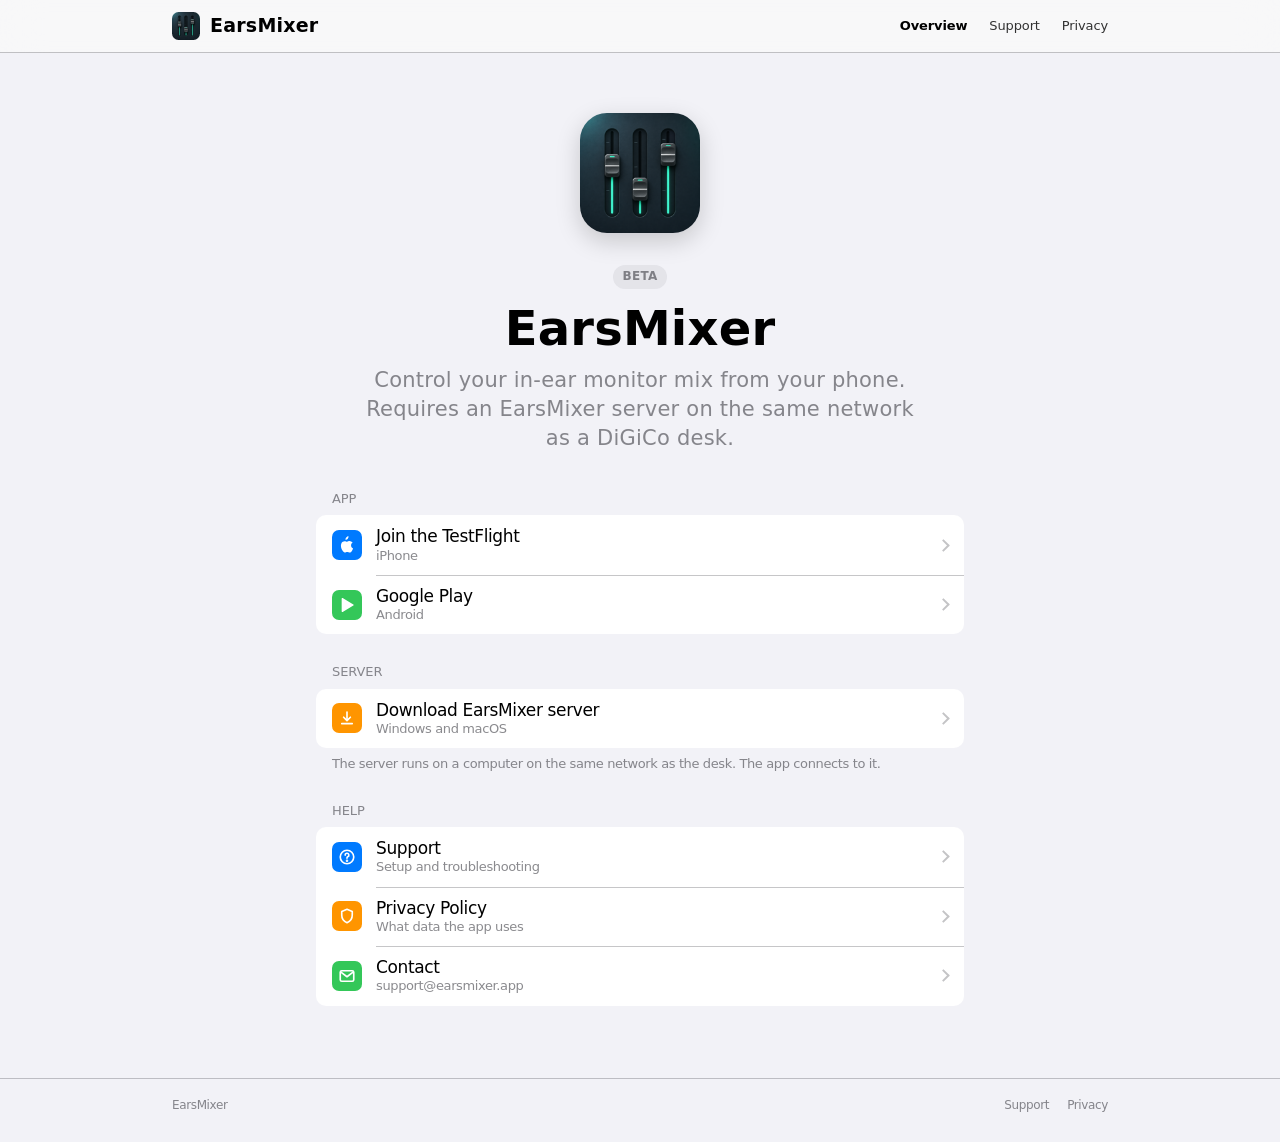
<file: index.html>
<!doctype html>
<html lang="en">
<head>
<meta charset="utf-8">
<meta name="viewport" content="width=device-width, initial-scale=1, viewport-fit=cover">
<meta name="color-scheme" content="light dark">
<meta name="theme-color" content="#f2f2f7" media="(prefers-color-scheme: light)">
<meta name="theme-color" content="#000000" media="(prefers-color-scheme: dark)">
<meta name="description" content="EarsMixer: control your in-ear monitor mix from your phone.">
<title>EarsMixer — Beta</title>
<link rel="icon" href="favicon.png" type="image/png">
<link rel="apple-touch-icon" href="icon.png">
<link rel="stylesheet" href="style.css">
</head>
<body>
<header class="navbar">
  <div class="navbar-inner">
    <a class="brand" href="./"><img src="icon.png" width="28" height="28" alt="">EarsMixer</a>
    <nav aria-label="Main">
      <a href="./" aria-current="page">Overview</a>
      <a href="support.html">Support</a>
      <a href="privacy.html">Privacy</a>
    </nav>
  </div>
</header>

<main>
  <section class="hero">
    <img class="app-icon" src="icon.png" width="120" height="120" alt="EarsMixer app icon">
    <div><span class="badge">Beta</span></div>
    <h1>EarsMixer</h1>
    <p class="lede">Control your in-ear monitor mix from your phone. Requires an EarsMixer server on the same network as a DiGiCo desk.</p>
  </section>

  <p class="list-header">App</p>
  <div class="list with-icons">
    <!-- Replace TESTFLIGHT_JOIN_CODE with the public link code from App Store Connect → TestFlight → Public Link. -->
    <a id="testflight" href="https://testflight.apple.com/join/TESTFLIGHT_JOIN_CODE" rel="noopener">
      <span class="row-icon blue" aria-hidden="true">
        <svg width="18" height="18" viewBox="0 0 24 24" fill="currentColor"><path d="M18.71 19.5c-.83 1.24-1.71 2.45-3.05 2.47-1.34.03-1.77-.79-3.29-.79-1.53 0-2 .77-3.27.82-1.31.05-2.3-1.32-3.14-2.53C4.25 17 2.94 12.45 4.7 9.39c.87-1.52 2.43-2.48 4.12-2.51 1.28-.02 2.5.87 3.29.87.78 0 2.26-1.07 3.81-.91.65.03 2.47.26 3.64 1.98-.09.06-2.17 1.28-2.15 3.81.03 3.02 2.65 4.03 2.68 4.04-.03.07-.42 1.44-1.38 2.83M13 3.5c.73-.83 1.22-1.98 1.08-3.13-1.05.04-2.31.7-3.06 1.58-.66.76-1.23 1.98-1.07 3.14 1.13.09 2.29-.57 3.05-1.59"/></svg>
      </span>
      <span class="row-text">Join the TestFlight<small>iPhone</small></span>
    </a>
    <a href="https://play.google.com/store/apps/details?id=com.joeclack.earsmixerapp" rel="noopener">
      <span class="row-icon green" aria-hidden="true">
        <svg width="16" height="16" viewBox="0 0 24 24" fill="currentColor"><path d="M4 2.5v19a1 1 0 0 0 1.5.86l16-9.5a1 1 0 0 0 0-1.72l-16-9.5A1 1 0 0 0 4 2.5z"/></svg>
      </span>
      <span class="row-text">Google Play<small>Android</small></span>
    </a>
  </div>

  <p class="list-header">Server</p>
  <div class="list with-icons">
    <a href="https://github.com/joeclack/EarsMixer/releases/latest" rel="noopener">
      <span class="row-icon orange" aria-hidden="true">
        <svg width="18" height="18" viewBox="0 0 24 24" fill="none" stroke="currentColor" stroke-width="2.2" stroke-linecap="round" stroke-linejoin="round"><path d="M12 4v11"/><path d="M7.5 11 12 15.5 16.5 11"/><path d="M5 19.5h14"/></svg>
      </span>
      <span class="row-text">Download EarsMixer server<small>Windows and macOS</small></span>
    </a>
  </div>
  <p class="list-footer">The server runs on a computer on the same network as the desk. The app connects to it.</p>

  <p class="list-header">Help</p>
  <div class="list with-icons">
    <a href="support.html">
      <span class="row-icon blue" aria-hidden="true">
        <svg width="18" height="18" viewBox="0 0 24 24" fill="none" stroke="currentColor" stroke-width="2.2" stroke-linecap="round"><circle cx="12" cy="12" r="9"/><path d="M9.5 9.5a2.5 2.5 0 1 1 3.5 2.3c-.6.3-1 .8-1 1.5v.4"/><circle cx="12" cy="17" r=".6" fill="currentColor"/></svg>
      </span>
      <span class="row-text">Support<small>Setup and troubleshooting</small></span>
    </a>
    <a href="privacy.html">
      <span class="row-icon orange" aria-hidden="true">
        <svg width="18" height="18" viewBox="0 0 24 24" fill="none" stroke="currentColor" stroke-width="2.2" stroke-linejoin="round"><path d="M12 3l7 3v5c0 4.5-3 8.3-7 10-4-1.7-7-5.5-7-10V6z"/></svg>
      </span>
      <span class="row-text">Privacy Policy<small>What data the app uses</small></span>
    </a>
    <a href="mailto:support@earsmixer.app">
      <span class="row-icon green" aria-hidden="true">
        <svg width="18" height="18" viewBox="0 0 24 24" fill="none" stroke="currentColor" stroke-width="2.2" stroke-linejoin="round"><rect x="3" y="5" width="18" height="14" rx="2"/><path d="M3.5 6.5 12 13l8.5-6.5"/></svg>
      </span>
      <span class="row-text">Contact<small>support@earsmixer.app</small></span>
    </a>
  </div>
</main>

<footer>
  <div class="footer-inner">
    <span>EarsMixer</span>
    <nav aria-label="Footer">
      <a href="support.html">Support</a>
      <a href="privacy.html">Privacy</a>
    </nav>
  </div>
</footer>
</body>
</html>
</file>
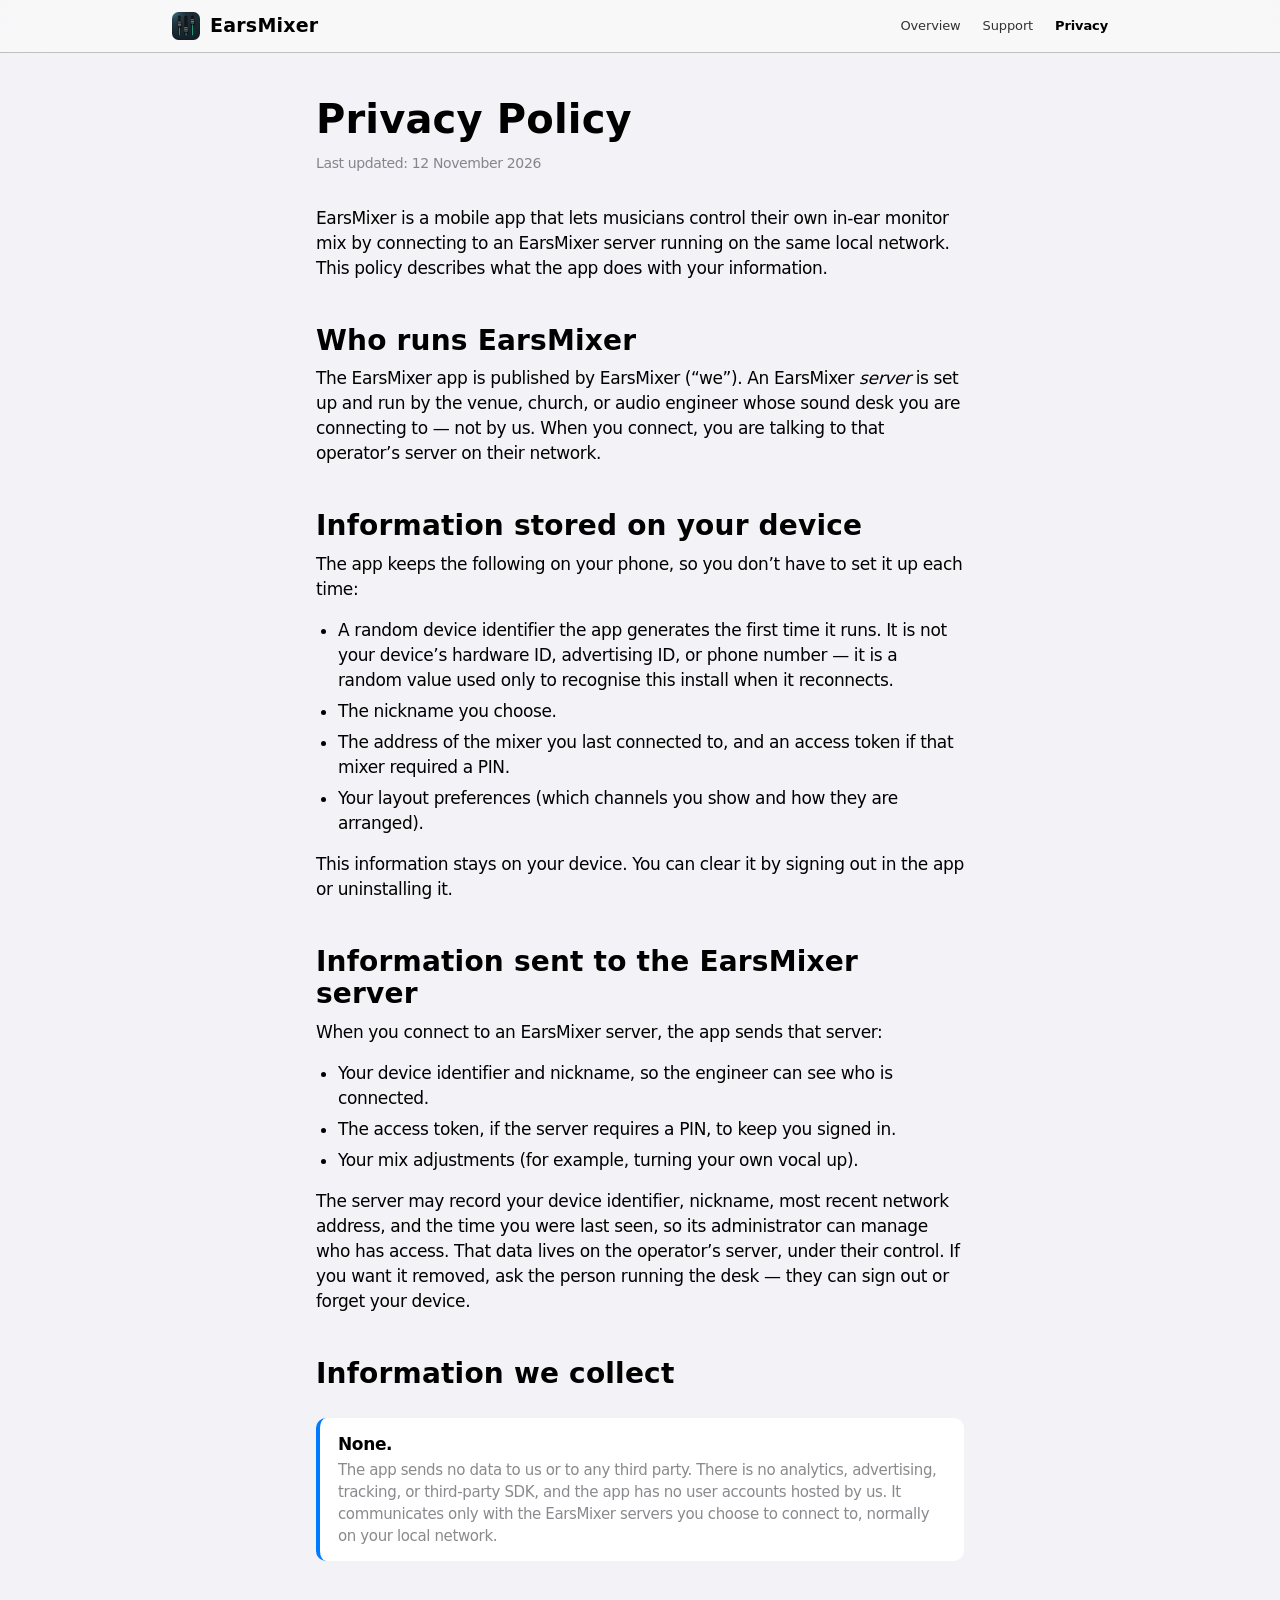
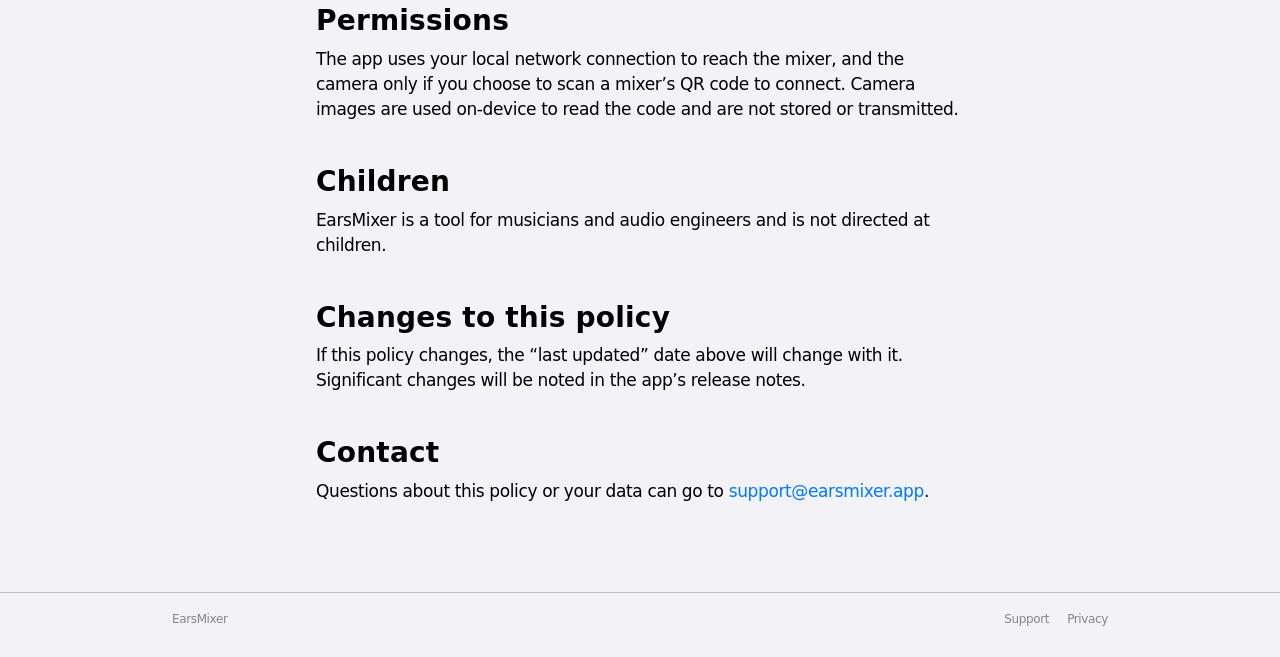
<file: privacy.html>
<!doctype html>
<html lang="en">
<head>
<meta charset="utf-8">
<meta name="viewport" content="width=device-width, initial-scale=1, viewport-fit=cover">
<meta name="color-scheme" content="light dark">
<meta name="theme-color" content="#f2f2f7" media="(prefers-color-scheme: light)">
<meta name="theme-color" content="#000000" media="(prefers-color-scheme: dark)">
<title>EarsMixer — Privacy Policy</title>
<link rel="icon" href="favicon.png" type="image/png">
<link rel="apple-touch-icon" href="icon.png">
<link rel="stylesheet" href="style.css">
</head>
<body>
<header class="navbar">
  <div class="navbar-inner">
    <a class="brand" href="./"><img src="icon.png" width="28" height="28" alt="">EarsMixer</a>
    <nav aria-label="Main">
      <a href="./">Overview</a>
      <a href="support.html">Support</a>
      <a href="privacy.html" aria-current="page">Privacy</a>
    </nav>
  </div>
</header>

<main>
  <h1>Privacy Policy</h1>
  <p class="meta">Last updated: 12 November 2026</p>

  <p>EarsMixer is a mobile app that lets musicians control their own in-ear monitor mix by connecting to an EarsMixer server running on the same local network. This policy describes what the app does with your information.</p>

  <h2>Who runs EarsMixer</h2>
  <p>The EarsMixer app is published by EarsMixer (“we”). An EarsMixer <em>server</em> is set up and run by the venue, church, or audio engineer whose sound desk you are connecting to — not by us. When you connect, you are talking to that operator’s server on their network.</p>

  <h2>Information stored on your device</h2>
  <p>The app keeps the following on your phone, so you don’t have to set it up each time:</p>
  <ul class="bullets">
    <li>A random device identifier the app generates the first time it runs. It is not your device’s hardware ID, advertising ID, or phone number — it is a random value used only to recognise this install when it reconnects.</li>
    <li>The nickname you choose.</li>
    <li>The address of the mixer you last connected to, and an access token if that mixer required a PIN.</li>
    <li>Your layout preferences (which channels you show and how they are arranged).</li>
  </ul>
  <p>This information stays on your device. You can clear it by signing out in the app or uninstalling it.</p>

  <h2>Information sent to the EarsMixer server</h2>
  <p>When you connect to an EarsMixer server, the app sends that server:</p>
  <ul class="bullets">
    <li>Your device identifier and nickname, so the engineer can see who is connected.</li>
    <li>The access token, if the server requires a PIN, to keep you signed in.</li>
    <li>Your mix adjustments (for example, turning your own vocal up).</li>
  </ul>
  <p>The server may record your device identifier, nickname, most recent network address, and the time you were last seen, so its administrator can manage who has access. That data lives on the operator’s server, under their control. If you want it removed, ask the person running the desk — they can sign out or forget your device.</p>

  <h2>Information we collect</h2>
  <div class="callout"><strong>None.</strong><p>The app sends no data to us or to any third party. There is no analytics, advertising, tracking, or third-party SDK, and the app has no user accounts hosted by us. It communicates only with the EarsMixer servers you choose to connect to, normally on your local network.</p></div>

  <h2>Permissions</h2>
  <p>The app uses your local network connection to reach the mixer, and the camera only if you choose to scan a mixer’s QR code to connect. Camera images are used on-device to read the code and are not stored or transmitted.</p>

  <h2>Children</h2>
  <p>EarsMixer is a tool for musicians and audio engineers and is not directed at children.</p>

  <h2>Changes to this policy</h2>
  <p>If this policy changes, the “last updated” date above will change with it. Significant changes will be noted in the app’s release notes.</p>

  <h2>Contact</h2>
  <p>Questions about this policy or your data can go to <a href="mailto:support@earsmixer.app">support@earsmixer.app</a>.</p>
</main>

<footer>
  <div class="footer-inner">
    <span>EarsMixer</span>
    <nav aria-label="Footer">
      <a href="support.html">Support</a>
      <a href="privacy.html">Privacy</a>
    </nav>
  </div>
</footer>
</body>
</html>
</file>
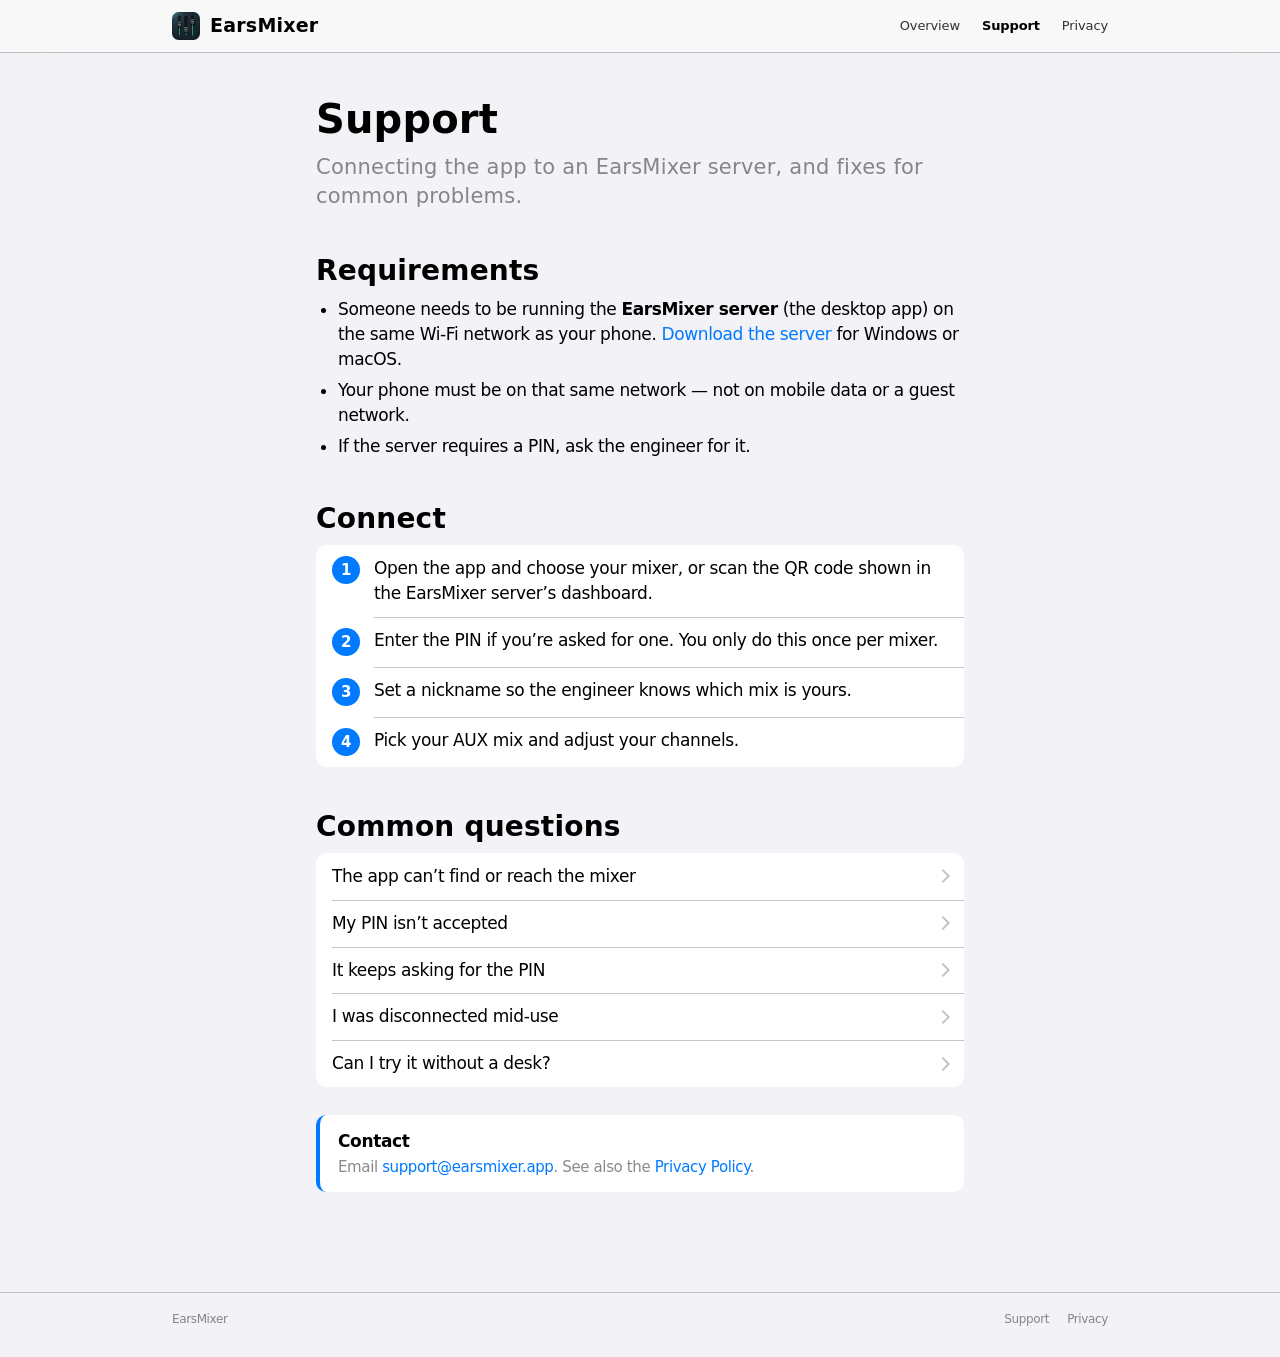
<file: support.html>
<!doctype html>
<html lang="en">
<head>
<meta charset="utf-8">
<meta name="viewport" content="width=device-width, initial-scale=1, viewport-fit=cover">
<meta name="color-scheme" content="light dark">
<meta name="theme-color" content="#f2f2f7" media="(prefers-color-scheme: light)">
<meta name="theme-color" content="#000000" media="(prefers-color-scheme: dark)">
<title>EarsMixer — Support</title>
<link rel="icon" href="favicon.png" type="image/png">
<link rel="apple-touch-icon" href="icon.png">
<link rel="stylesheet" href="style.css">
</head>
<body>
<header class="navbar">
  <div class="navbar-inner">
    <a class="brand" href="./"><img src="icon.png" width="28" height="28" alt="">EarsMixer</a>
    <nav aria-label="Main">
      <a href="./">Overview</a>
      <a href="support.html" aria-current="page">Support</a>
      <a href="privacy.html">Privacy</a>
    </nav>
  </div>
</header>

<main>
  <h1>Support</h1>
  <p class="lede">Connecting the app to an EarsMixer server, and fixes for common problems.</p>

  <h2>Requirements</h2>
  <ul class="bullets">
    <li>Someone needs to be running the <strong>EarsMixer server</strong> (the desktop app) on the same Wi‑Fi network as your phone. <a href="https://github.com/joeclack/EarsMixer/releases/latest" rel="noopener">Download the server</a> for Windows or macOS.</li>
    <li>Your phone must be on that same network — not on mobile data or a guest network.</li>
    <li>If the server requires a PIN, ask the engineer for it.</li>
  </ul>

  <h2>Connect</h2>
  <ol class="list steps">
    <li><span>Open the app and choose your mixer, or scan the QR code shown in the EarsMixer server’s dashboard.</span></li>
    <li><span>Enter the PIN if you’re asked for one. You only do this once per mixer.</span></li>
    <li><span>Set a nickname so the engineer knows which mix is yours.</span></li>
    <li><span>Pick your AUX mix and adjust your channels.</span></li>
  </ol>

  <h2>Common questions</h2>
  <div class="list">
    <details>
      <summary>The app can’t find or reach the mixer</summary>
      <p>Check that your phone and the server are on the same network, that the server is running, and that the address is correct. A firewall on the server’s computer can also block the connection.</p>
    </details>
    <details>
      <summary>My PIN isn’t accepted</summary>
      <p>The engineer may have changed it or signed devices out. Ask them for the current PIN and try again.</p>
    </details>
    <details>
      <summary>It keeps asking for the PIN</summary>
      <p>If the server’s PIN was changed, every device has to enter the new one. Enter it once more and you’ll stay signed in until it changes again.</p>
    </details>
    <details>
      <summary>I was disconnected mid-use</summary>
      <p>Brief network drops reconnect on their own. If it stays disconnected, reopen the app and check you’re still on the right network.</p>
    </details>
    <details>
      <summary>Can I try it without a desk?</summary>
      <p>Yes. The app has a demo mode that works without a server.</p>
    </details>
  </div>

  <div class="callout">
    <strong>Contact</strong>
    <p>Email <a href="mailto:support@earsmixer.app">support@earsmixer.app</a>. See also the <a href="privacy.html">Privacy Policy</a>.</p>
  </div>
</main>

<footer>
  <div class="footer-inner">
    <span>EarsMixer</span>
    <nav aria-label="Footer">
      <a href="support.html">Support</a>
      <a href="privacy.html">Privacy</a>
    </nav>
  </div>
</footer>
</body>
</html>
</file>
<file: style.css>
/* EarsMixer site — styled after Apple's iOS documentation and support pages.
   iOS system colours, SF type scale, grouped inset lists, translucent nav bar.
   Follows the reader's light/dark setting. */

:root {
  color-scheme: light dark;

  /* iOS system colours (light) */
  --blue: #007aff;
  --green: #34c759;
  --orange: #ff9500;
  --label: #000000;
  --label-2: rgba(60, 60, 67, 0.6);
  --label-3: rgba(60, 60, 67, 0.3);
  --separator: rgba(60, 60, 67, 0.29);
  --bg: #ffffff;
  --grouped-bg: #f2f2f7;
  --cell: #ffffff;
  --fill: rgba(120, 120, 128, 0.12);
  --bar: rgba(249, 249, 249, 0.8);

  --font: -apple-system, BlinkMacSystemFont, "SF Pro Text", "SF Pro", "Helvetica Neue", "Segoe UI", system-ui, sans-serif;
  --font-display: -apple-system, BlinkMacSystemFont, "SF Pro Display", "SF Pro", "Helvetica Neue", "Segoe UI", system-ui, sans-serif;
  --radius: 10px;
}

@media (prefers-color-scheme: dark) {
  :root {
    --blue: #0a84ff;
    --green: #30d158;
    --orange: #ff9f0a;
    --label: #ffffff;
    --label-2: rgba(235, 235, 245, 0.6);
    --label-3: rgba(235, 235, 245, 0.3);
    --separator: rgba(84, 84, 88, 0.6);
    --bg: #000000;
    --grouped-bg: #000000;
    --cell: #1c1c1e;
    --fill: rgba(118, 118, 128, 0.24);
    --bar: rgba(29, 29, 31, 0.72);
  }
}

* { box-sizing: border-box; }

html {
  -webkit-text-size-adjust: 100%;
  -webkit-font-smoothing: antialiased;
}

body {
  margin: 0;
  background: var(--grouped-bg);
  color: var(--label);
  font: 17px/1.47 var(--font);
  letter-spacing: -0.022em;
}

a { color: var(--blue); text-decoration: none; }
a:hover { text-decoration: underline; }

/* ---------- Navigation bar ---------- */

.navbar {
  position: sticky;
  top: 0;
  z-index: 10;
  background: var(--bar);
  -webkit-backdrop-filter: saturate(180%) blur(20px);
  backdrop-filter: saturate(180%) blur(20px);
  border-bottom: 0.5px solid var(--separator);
}
.navbar-inner {
  max-width: 980px;
  margin: 0 auto;
  height: 52px;
  padding: 0 22px;
  display: flex;
  align-items: center;
  justify-content: space-between;
  gap: 16px;
}
.navbar .brand {
  display: flex;
  align-items: center;
  gap: 10px;
  color: var(--label);
  font-size: 19px;
  font-weight: 600;
  letter-spacing: 0.012em;
}
.navbar .brand:hover { text-decoration: none; }
.navbar .brand img {
  width: 28px;
  height: 28px;
  border-radius: 6.5px; /* iOS icon corner ratio */
}
.navbar nav { display: flex; gap: 22px; }
.navbar nav a {
  color: var(--label);
  font-size: 13px;
  opacity: 0.8;
  letter-spacing: -0.01em;
}
.navbar nav a:hover { opacity: 1; text-decoration: none; }
.navbar nav a[aria-current="page"] { opacity: 1; font-weight: 600; }

/* ---------- Page layout ---------- */

main {
  max-width: 692px;
  margin: 0 auto;
  padding: 44px 22px 72px;
}

.eyebrow {
  margin: 0 0 6px;
  color: var(--label-2);
  font-size: 17px;
  font-weight: 600;
}

h1 {
  margin: 0 0 12px;
  font-family: var(--font-display);
  font-size: 40px;
  line-height: 1.1;
  font-weight: 700;
  letter-spacing: 0.004em;
}

.lede {
  margin: 0 0 36px;
  color: var(--label-2);
  font-size: 21px;
  line-height: 1.38;
  letter-spacing: 0.011em;
}

h2 {
  margin: 44px 0 10px;
  font-family: var(--font-display);
  font-size: 28px;
  line-height: 1.14;
  font-weight: 700;
  letter-spacing: 0.007em;
}

p { margin: 0 0 16px; }

ul.bullets { margin: 0 0 16px; padding-left: 22px; }
ul.bullets li { margin: 6px 0; }

.meta { color: var(--label-2); font-size: 14px; margin: 0 0 32px; }

/* ---------- Grouped inset list (iOS Settings style) ---------- */

.list-header {
  margin: 28px 16px 7px;
  color: var(--label-2);
  font-size: 13px;
  text-transform: uppercase;
  letter-spacing: -0.006em;
}
.list-footer {
  margin: 7px 16px 0;
  color: var(--label-2);
  font-size: 13px;
  line-height: 1.38;
}

.list {
  margin: 0;
  padding: 0;
  list-style: none;
  background: var(--cell);
  border-radius: var(--radius);
  overflow: hidden;
}
.list > li,
.list > a,
.list > details {
  position: relative;
  display: block;
  padding: 11px 16px;
  color: var(--label);
}
/* inset separators */
.list > li + li::before,
.list > a + a::before,
.list > details + details::before {
  content: "";
  position: absolute;
  top: 0;
  left: 16px;
  right: 0;
  border-top: 0.5px solid var(--separator);
}
.list.with-icons > li + li::before,
.list.with-icons > a + a::before { left: 60px; }

/* Numbered steps */
.list.steps { counter-reset: step; }
.list.steps > li {
  display: flex;
  gap: 14px;
  align-items: flex-start;
  padding-left: 16px;
}
.list.steps > li::after {
  counter-increment: step;
  content: counter(step);
  order: -1;
  flex: 0 0 28px;
  height: 28px;
  border-radius: 50%;
  background: var(--blue);
  color: #fff;
  font-size: 15px;
  font-weight: 600;
  display: flex;
  align-items: center;
  justify-content: center;
}
.list.steps > li + li::before { left: 58px; }

/* Disclosure rows (FAQ) */
.list details summary {
  list-style: none;
  cursor: pointer;
  display: flex;
  justify-content: space-between;
  align-items: center;
  gap: 12px;
  margin: -11px -16px;
  padding: 11px 16px;
}
.list details summary::-webkit-details-marker { display: none; }
.list details summary::after {
  content: "";
  flex: 0 0 auto;
  width: 8px;
  height: 8px;
  border-right: 2px solid var(--label-3);
  border-bottom: 2px solid var(--label-3);
  transform: rotate(-45deg);
  transition: transform 0.2s ease;
}
.list details[open] summary::after { transform: rotate(45deg); }
.list details p {
  margin: 18px 0 2px;
  color: var(--label-2);
  font-size: 15px;
  line-height: 1.4;
}

/* Tappable link rows with chevron */
.list > a { display: flex; align-items: center; gap: 14px; }
.list > a:hover { text-decoration: none; background: var(--fill); }
.list > a::after {
  content: "";
  margin-left: auto;
  width: 7px;
  height: 7px;
  border-right: 2px solid var(--label-3);
  border-top: 2px solid var(--label-3);
  transform: rotate(45deg);
}
.row-icon {
  flex: 0 0 30px;
  width: 30px;
  height: 30px;
  border-radius: 7px;
  display: flex;
  align-items: center;
  justify-content: center;
  color: #fff;
}
.row-icon.blue { background: var(--blue); }
.row-icon.green { background: var(--green); }
.row-icon.orange { background: var(--orange); }
.row-text { display: flex; flex-direction: column; line-height: 1.25; }
.row-text small { color: var(--label-2); font-size: 13px; }

/* ---------- Hero (landing) ---------- */

.hero { text-align: center; padding-top: 16px; }
.hero .app-icon {
  width: 120px;
  height: 120px;
  border-radius: 27px;
  box-shadow: 0 8px 24px rgba(0, 0, 0, 0.18);
  margin-bottom: 22px;
}
.hero h1 { font-size: 48px; line-height: 1.08; }
.hero .lede { margin-left: auto; margin-right: auto; max-width: 560px; }
.badge {
  display: inline-block;
  margin-bottom: 14px;
  padding: 3px 10px;
  border-radius: 999px;
  background: var(--fill);
  color: var(--label-2);
  font-size: 12px;
  font-weight: 600;
  letter-spacing: 0.02em;
  text-transform: uppercase;
}

.button {
  display: inline-block;
  padding: 12px 22px;
  border-radius: 980px;
  background: var(--blue);
  color: #fff;
  font-size: 17px;
  font-weight: 400;
}
.button:hover { text-decoration: none; filter: brightness(1.08); }

/* ---------- Callout (Apple docs "Note") ---------- */

.callout {
  margin: 28px 0;
  padding: 14px 18px;
  border-radius: var(--radius);
  background: var(--cell);
  border-left: 4px solid var(--blue);
}
.callout strong { display: block; margin-bottom: 2px; }
.callout p { margin: 0; color: var(--label-2); font-size: 15px; }

/* ---------- Footer ---------- */

footer {
  border-top: 0.5px solid var(--separator);
  color: var(--label-2);
  font-size: 12px;
}
.footer-inner {
  max-width: 980px;
  margin: 0 auto;
  padding: 18px 22px 28px;
  display: flex;
  flex-wrap: wrap;
  justify-content: space-between;
  gap: 8px 18px;
}
footer nav { display: flex; gap: 18px; }
footer a { color: var(--label-2); }

@media (max-width: 600px) {
  h1 { font-size: 32px; }
  .hero h1 { font-size: 36px; }
  .lede { font-size: 19px; }
  h2 { font-size: 24px; }
  .navbar nav { gap: 16px; }
}
</file>
